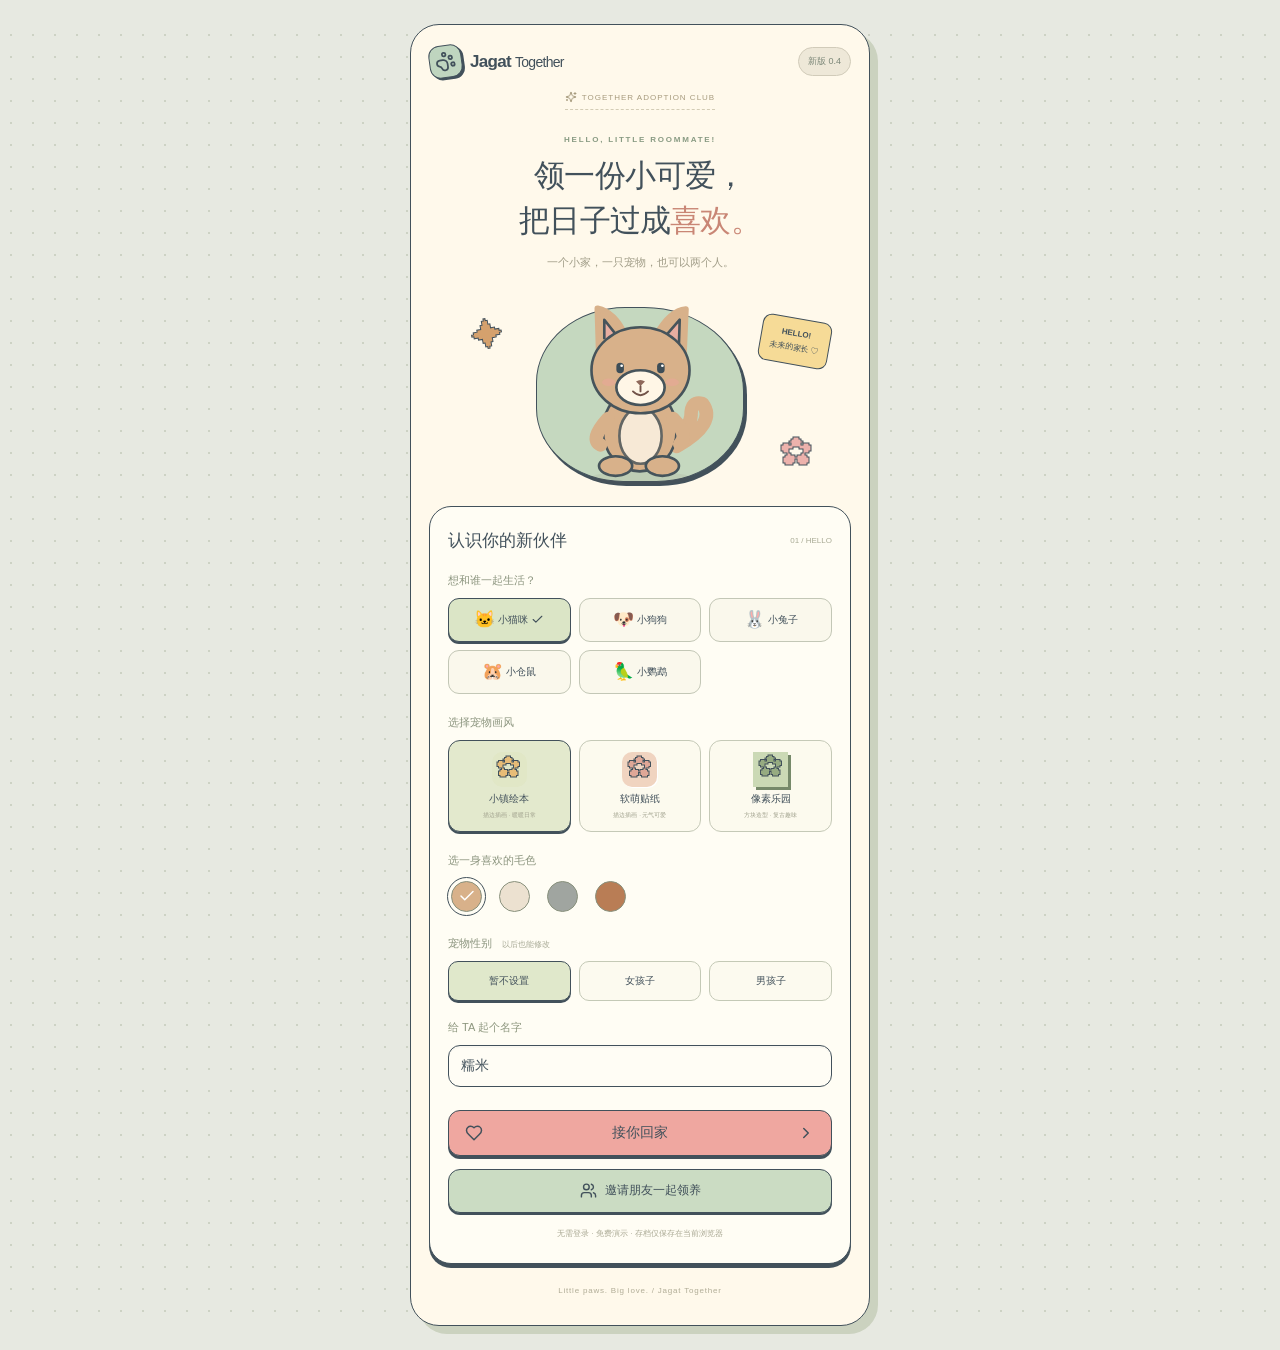
<file: index.html>
<!doctype html><html lang="zh-CN"><head><meta charset="UTF-8"/><meta name="viewport" content="width=device-width, initial-scale=1, viewport-fit=cover"/><meta name="theme-color" content="#f7f3e9"/><title>Jagat Together · 一起养只小家伙</title>  <script type="module" crossorigin src="./assets/index-BxYgaP-a.js"></script>
  <link rel="stylesheet" crossorigin href="./assets/index-DD1QZK0q.css">
</head><body><div id="root"></div></body></html>
</file>
<file: assets/index-DD1QZK0q.css>
:root{font-family:ui-rounded,Hiragino Maru Gothic ProN,-apple-system,BlinkMacSystemFont,Segoe UI,sans-serif;font-size:14px;color:#42515b;background:#e7e9e1;font-synthesis:none;--ink:#42515b;--paper:#fff9eb;--mint:#bfd5bf;--coral:#efa7a0;--yellow:#f3d78c;--muted:#8c958a}*{box-sizing:border-box}body{margin:0;background-image:radial-gradient(#cdd2c4 1px,transparent 1px);background-size:22px 22px}button,input,textarea{font:inherit}button,a,input,textarea{-webkit-tap-highlight-color:transparent}button{border:0;background:none;color:inherit;cursor:pointer;touch-action:manipulation}button:active{transform:translateY(2px);box-shadow:none!important}button:disabled{cursor:default;opacity:.45}button:focus-visible,a:focus-visible,input:focus-visible,textarea:focus-visible{outline:3px solid #a9bbc2;outline-offset:3px}button svg{flex-shrink:0}a{color:inherit}h1,h2,h3,p{margin:0}input,textarea{width:100%;min-width:0;border:1.7px solid var(--ink);border-radius:12px;padding:12px;background:#fffdf5;color:var(--ink);box-shadow:inset 0 2px #42515b08}textarea{resize:vertical}.shell{width:100%;max-width:460px;margin:auto;min-height:100dvh;background:var(--paper);padding:20px 18px 108px;position:relative;overflow:hidden}header{display:flex;justify-content:space-between;align-items:center;gap:7px;margin-bottom:22px}.brand{display:flex;align-items:center;gap:8px;font-size:17px;letter-spacing:-.7px;font-weight:800;padding:0;white-space:nowrap}.brand b{font-size:14px;font-weight:500}.brand i{font-style:normal;color:#d39377}.brand-paw{height:33px;width:33px;background:var(--mint);border:1.7px solid var(--ink);border-radius:11px;display:grid;place-items:center;transform:rotate(-8deg);box-shadow:2px 2px var(--ink)}.demo{font-size:9px;background:#eee8d8;border:1px solid #d1cbb9;padding:7px 9px;border-radius:18px;white-space:nowrap;color:#7d8879}.eyebrow{font-size:8px;letter-spacing:1.8px;font-weight:700;color:#899b83}h1{font-size:23px;font-weight:800;line-height:1.45;letter-spacing:-.8px}.heading{display:flex;justify-content:space-between;align-items:center;margin-bottom:15px}.heading h1{margin-top:5px}.heading-doodle{font-size:34px;color:#d5a268;line-height:1;transform:rotate(15deg);-webkit-text-stroke:1px var(--ink)}.invite-home-entry{display:flex;align-items:center;gap:10px;padding:11px 12px;width:100%;background:#f4c5b9;border:1.7px solid var(--ink);border-radius:17px;box-shadow:0 3px #42515b;margin-bottom:17px;text-align:left}.family-avatars{display:flex;padding-right:4px;flex-shrink:0}.family-avatars i{width:30px;height:30px;background:#fff4d7;border:1.5px solid var(--ink);border-radius:50%;font-size:11px;font-style:normal;display:grid;place-items:center;font-weight:600}.family-avatars i+i{margin-left:-8px;background:#cbdcc9;color:#687a70}.invite-home-entry b{font-size:12px;font-weight:700}.invite-home-entry p{font-size:8px;margin-top:4px;line-height:1.6;color:#937a6b}.invite-entry-arrow{width:25px;height:25px;border-radius:50%;display:grid;place-items:center;background:#fff4df;border:1px solid var(--ink);margin-left:auto;flex-shrink:0}.resources{display:flex;align-items:center;gap:12px;margin-bottom:14px;padding:9px 10px;border-radius:12px;background:#f2efdf;border:1px solid #d9d4c3;font-size:10px}.resources>span{display:flex;gap:4px;align-items:center;white-space:nowrap}.resources>span svg{color:#8fa47b}.resources>span:nth-child(2) svg{color:#bf9651}.resources b{font-size:13px;font-weight:700}.resources small{color:#9ba18d;font-size:8px}.resources button{font-size:9px;color:#a08659;display:flex;gap:4px;align-items:center;padding:0;margin-left:auto;min-height:24px}.room{height:334px;border-radius:21px;position:relative;overflow:hidden;background:#e8e3c8;border:2px solid var(--ink);box-shadow:0 4px var(--ink)}.room-illustration{position:absolute;top:0;right:0;bottom:0;left:0;width:100%;height:100%;display:block}.room-label{position:absolute;top:11px;left:12px;background:#fff9e9;border:1.3px solid var(--ink);font-size:9px;padding:5px 9px;border-radius:9px;z-index:2}.live-dot{display:inline-block;width:5px;height:5px;background:#91a982;border-radius:50%;margin-right:5px}.room-sticker{position:absolute;right:12px;top:10px;transform:rotate(8deg);font-size:6px;line-height:1.4;color:#9f7f60;background:#f6d792;border:1px solid var(--ink);border-radius:6px;padding:5px;text-align:center}.pet-speech{position:absolute;top:45px;left:52px;right:52px;padding:7px 6px;background:#fffdf0f5;border:1.2px solid var(--ink);border-radius:12px;font-size:9px;text-align:center;line-height:1.5;z-index:3;color:#738466}.pet-speech:after{content:"";position:absolute;bottom:-5px;left:49%;height:7px;width:7px;background:#fffdf0;border-right:1.2px solid var(--ink);border-bottom:1.2px solid var(--ink);transform:rotate(45deg)}.pet-companion{position:absolute;bottom:26px;left:50%;transform:translate(-50%);width:174px;z-index:4}.room-pet{display:block;width:100%;padding:0;position:relative}.room-pet:active{transform:scale(.98)}.head-growth{position:absolute;top:-21px;left:50%;transform:translate(-50%);display:flex;align-items:center;gap:4px;font-size:9px;color:#799269;background:#fff8dc;border:1.3px solid var(--ink);padding:4px 8px;border-radius:15px;white-space:nowrap;z-index:4}.head-growth b{font-size:12px}.head-growth span{font-size:8px;color:#a09b7c}.room-caption{position:absolute;bottom:7px;left:0;right:0;text-align:center;color:#aa8e68;font-size:8px;z-index:5}.sleep{position:absolute;right:12px;top:177px;width:31px;height:31px;border-radius:50%;display:grid;place-items:center;background:#fff8e8;border:1.3px solid var(--ink);padding:0;color:#8b9b7b;z-index:5}.pet{display:block;width:100%;overflow:visible;transform-origin:50% 85%;animation:breathe 4s ease-in-out infinite}.pet-shadow{opacity:.08}.art-sticker{filter:drop-shadow(2px 0 white) drop-shadow(-2px 0 white) drop-shadow(0 2px white) drop-shadow(0 -2px white)}.art-pixel{shape-rendering:crispEdges}.pet-touch{animation:none}.pet-touch .pet-body{animation:snuggle 1s ease-in-out infinite;transform-origin:120px 230px}.petting-hand{animation:petting .8s ease-in-out infinite;transform-origin:123px 44px}.floating-hearts{animation:hearts 1.6s ease-out infinite}.pet-play{animation:none}.pet-play .pet-body{animation:play-hop .8s ease-in-out infinite;transform-origin:120px 260px}.pet-play .pet-paws{animation:paws .8s ease-in-out infinite;transform-origin:120px 180px}.play-ball{animation:ball 1.2s ease-in-out infinite;transform-origin:188px 252px}.play-sparkles{animation:twinkle .7s ease-in-out infinite}.pet-eat{animation:none}.pet-eat .pet-body{animation:meal .65s ease-in-out infinite;transform-origin:120px 260px}.food-bites{animation:bites .8s ease-out infinite}.chewing-mouth{animation:chew .4s ease-in-out infinite;transform-origin:120px 155px}.pet-sleep{animation:none}.pet-sleep .pet-body{transform:translateY(10px) scaleY(.94);transform-origin:120px 260px}.pet-info{display:flex;flex-wrap:wrap;align-items:center;justify-content:space-between;padding:16px 2px 0}.pet-info h2{font-size:21px;font-weight:800}.pet-info h2 span{margin-left:8px;font-size:9px;border:1px solid #b7c6a9;background:#e8edcf;color:#82936a;padding:3px 8px;border-radius:15px;vertical-align:middle;font-weight:500}.pet-info .pet-mini-description{font-size:8px;color:#959f90;margin-top:5px}.profile-edit{font-size:9px;display:flex;align-items:center;gap:3px;padding:8px 9px;border:1px solid #d3d8c5;background:#eef0df;border-radius:11px;min-height:36px;color:#879673}.progress{width:100%;height:5px;border:1px solid #bdc4b2;background:#eee9d6;border-radius:6px;margin-top:11px;overflow:hidden}.progress i{display:block;height:100%;min-width:3px;border-radius:6px;background:#a7bc91;transition:width .5s}.growth-caption{width:100%;font-size:8px;color:#9ca18b;margin-top:5px;display:flex;justify-content:space-between}.care-actions{display:grid;grid-template-columns:repeat(3,minmax(0,1fr));gap:10px;margin-top:16px}.care-actions button{border:1.7px solid var(--ink);border-radius:17px;background:#fffdf4;box-shadow:0 3px var(--ink);display:flex;align-items:center;flex-direction:column;gap:6px;padding:10px 3px}.action-icon{height:37px;width:42px;display:grid;place-items:center;border-radius:13px;transform:rotate(-5deg);border:1.3px solid var(--ink)}.action-icon svg{height:20px;stroke-width:1.7px}.orange{background:#f6d98f;color:#99733e}.pink{background:#edb5ae;color:#9b6961}.green{background:#c5d9b7;color:#7b9369}.care-actions b{font-size:12px;font-weight:700}.care-actions small{font-size:8px;color:#9a9e8f}.share-entry{display:flex;align-items:center;gap:10px;text-align:left;width:100%;padding:13px 12px;border:1.5px dashed #b8beaa;border-radius:15px;background:#f2efde;margin-top:19px}.share-entry-icon{display:grid;place-items:center;flex-shrink:0;height:34px;width:34px;border:1.2px solid var(--ink);border-radius:11px;color:#8fa17a;background:#cfdbbf;transform:rotate(-6deg)}.share-entry b{font-size:11px}.share-entry p{font-size:8px;color:#a29e88;margin-top:4px}.share-entry>svg{margin-left:auto;color:#a3a68e}.home-small-links{display:flex;justify-content:space-between;gap:6px;margin-top:15px}.home-small-links button{font-size:9px;min-height:36px;display:flex;align-items:center;gap:5px;color:#8e9b7f;text-decoration:underline;text-underline-offset:4px}.daily-note{display:flex;align-items:center;justify-content:center;gap:9px;color:#a0a18a;font-size:9px;line-height:1.8;margin-top:16px}.daily-note small{font-size:7px}.daily-note>svg{color:#bba58e;flex-shrink:0}footer{text-align:center;font-size:8px;letter-spacing:.8px;color:#b0ac96;margin-top:22px}nav{position:fixed;bottom:0;left:50%;transform:translate(-50%);width:min(100%,460px);display:flex;justify-content:space-around;background:#fffaf0f7;border-top:1.7px solid var(--ink);padding:10px 15px max(12px,env(safe-area-inset-bottom));-webkit-backdrop-filter:blur(14px);backdrop-filter:blur(14px);z-index:10}nav button{min-width:74px;display:flex;flex-direction:column;align-items:center;gap:4px;font-size:9px;color:#a8ac9d;position:relative;padding:2px}nav button svg{height:21px;stroke-width:1.7px}nav button.active{color:#566f5c}nav button.active:before{content:"";position:absolute;top:-4px;width:48px;height:31px;z-index:-1;border-radius:12px;background:#dce5c9}nav i{display:none}.primary{display:flex;align-items:center;justify-content:center;gap:7px;background:var(--coral);color:var(--ink);border:1.7px solid var(--ink);border-radius:12px;padding:13px 16px;min-height:44px;box-shadow:0 3px var(--ink);font-size:12px;font-weight:700}.text-button{display:block;min-height:36px;text-decoration:underline;text-underline-offset:4px;margin:12px auto 0;font-size:10px;color:#9a9e88}.adoption{padding-bottom:30px}.adoption-release{text-align:center;margin-top:-4px}.adoption-release span{display:inline-flex;align-items:center;gap:5px;font-size:8px;color:#a79b7e;letter-spacing:1px;border-bottom:1px dashed #d3ccb5;padding-bottom:6px}.intro{text-align:center;margin-top:19px}.intro h1{font-size:31px;line-height:1.45;margin-top:9px}.intro h1>span{color:#c98675}.intro p{font-size:11px;color:#a19d88;margin-top:11px}.adopt-preview{height:230px;position:relative;display:grid;place-items:center}.adopt-preview .pet{position:relative;width:181px;z-index:2}.halo{position:absolute;bottom:18px;width:208px;height:175px;background:#c5d8bf;border:1.7px solid var(--ink);border-radius:43% 48% 42% 42%;box-shadow:3px 4px #42515b}.hello-sticker{position:absolute;right:21px;top:48px;transform:rotate(10deg);z-index:3;background:#f6db97;border:1.5px solid var(--ink);border-radius:9px;text-align:center;padding:8px 9px;font-size:8px;font-weight:700;line-height:1.8}.adopt-spark{position:absolute;left:43px;top:47px;color:#d5a16d;font-size:32px;-webkit-text-stroke:1px var(--ink);transform:rotate(-10deg)}.adopt-flower{position:absolute;right:38px;bottom:27px;color:#edb2ac;font-size:32px;-webkit-text-stroke:1px var(--ink);z-index:3}.adopt-card{padding:22px 18px;border:1.7px solid var(--ink);border-radius:22px;background:#fffdf4;box-shadow:0 4px var(--ink);margin-top:6px}.adopt-card h2{font-size:17px;display:flex;align-items:center;justify-content:space-between}.adopt-card h2 span{font-size:8px;color:#a9ab95;font-weight:500}.adopt-card label,.profile-modal label{font-size:11px;display:block;color:#8e977f;margin:19px 0 10px}fieldset{padding:0;border:0;margin:21px 0 0;min-width:0}legend{font-size:11px;color:#8c957f;padding:0;margin-bottom:10px}legend>span{font-size:8px;margin-left:7px;color:#a8aa96}.species-grid{display:grid;grid-template-columns:repeat(3,minmax(0,1fr));gap:8px}.species-grid button{min-height:44px;display:flex;align-items:center;justify-content:center;gap:3px;font-size:10px;border:1.3px solid #c3c7b6;background:#faf8ec;border-radius:11px;padding:8px 2px}.species-grid button>span{font-size:17px}.species-grid button.chosen{border-color:var(--ink);background:#dbe5c6;box-shadow:0 2px var(--ink)}.style-options{display:grid;grid-template-columns:repeat(3,minmax(0,1fr));gap:8px}.style-options button{display:flex;align-items:center;flex-direction:column;gap:5px;padding:11px 3px;border:1.3px solid #c5c9b7;border-radius:12px;background:#fcfaee;min-width:0}.style-options .chosen{border-color:var(--ink);background:#e3e9cd;box-shadow:0 2px var(--ink)}.style-options b{font-size:10px}.style-options small{font-size:6px;color:#a0a18d;white-space:nowrap}.style-swatch{font-size:24px;-webkit-text-stroke:1px var(--ink);color:#e7bc77;background:#e1e7c6;width:35px;height:35px;display:grid;place-items:center;border-radius:10px}.style-swatch.sticker{background:#f0d4c0;color:#dfa797;filter:drop-shadow(1px 1px white)}.style-swatch.pixel{border-radius:0;font-family:monospace;background:#cbd9b5;color:#96ab81;box-shadow:3px 3px #76896a}.colors{display:flex;gap:17px;padding:3px}.colors button{width:31px;height:31px;display:grid;place-items:center;border:1.2px solid #89917d;border-radius:50%;color:#fff}.colors button[aria-pressed=true]{outline:1px solid var(--ink);outline-offset:3px}.gender-options{display:flex;gap:8px}.gender-options button{flex:1;border:1.2px solid #c4c9b6;border-radius:10px;background:#fcfaef;min-height:40px;font-size:10px}.gender-options .chosen{border-color:var(--ink);background:#e0e8cb;box-shadow:0 2px var(--ink)}.adopt-button{width:100%;margin-top:23px;font-size:14px}.adopt-button svg:first-child{margin-right:auto}.adopt-button svg:last-child{margin-left:auto}.adopt-with-friend{display:flex;align-items:center;justify-content:center;gap:8px;width:100%;border:1.5px solid var(--ink);border-radius:12px;min-height:44px;margin-top:13px;background:#cbdcc3;font-size:12px;font-weight:500;box-shadow:0 2px var(--ink)}.fine{font-size:8px;text-align:center;color:#aaa994;margin-top:14px;line-height:1.8}.overlay{position:fixed;top:0;right:0;bottom:0;left:0;background:#33424a59;-webkit-backdrop-filter:blur(4px);backdrop-filter:blur(4px);display:flex;align-items:center;justify-content:center;padding:18px;z-index:40}.modal{position:relative;width:100%;max-width:385px;max-height:88dvh;overflow:auto;background:var(--paper);border:2px solid var(--ink);border-radius:25px;padding:26px;box-shadow:0 6px var(--ink)}.close{position:absolute;right:11px;top:11px;padding:5px;z-index:2}.close svg{height:20px}.modal h2{font-size:23px;font-weight:800;margin:9px 0 16px;line-height:1.4}.modal>p{font-size:11px;color:#909b87;line-height:1.9;margin:9px 0}.modal h3{font-size:13px;margin-top:20px}.modal ul{font-size:10px;color:#929c87;line-height:2;padding-left:16px}.modal>.primary{width:100%;margin-top:18px}.profile-modal{padding:23px}.profile-modal h2{margin-bottom:7px}.profile-modal>p{font-size:9px;margin:0}.profile-preview{height:120px;display:grid;place-items:center;background:#e4e9d1;border:1.3px solid #bcc8ad;border-radius:15px;margin-top:13px}.profile-preview .pet{width:auto;height:114px;animation:none}.profile-modal fieldset{margin-top:17px}.profile-buttons{position:sticky;bottom:-23px;background:var(--paper);padding:10px 0 4px;display:flex;gap:10px;margin-top:19px}.profile-buttons>button:first-child{flex:1;font-size:12px;min-height:44px}.profile-buttons>.primary{flex:2}.save-warning{padding:12px;margin-top:17px;border:1px solid #c7967c;border-radius:11px;background:#f5d5c1;font-size:10px}.toast{position:fixed;left:50%;transform:translate(-50%);bottom:95px;border:1px solid #fff8e677;background:#42515bf0;color:#fff8e9;padding:12px 16px;border-radius:13px;font-size:11px;max-width:calc(100% - 30px);width:max-content;z-index:60;line-height:1.7;box-shadow:0 5px 20px #31454822;animation:appear .2s ease-out}.shop-title{display:flex;justify-content:space-between;align-items:center;gap:5px;margin:22px 0 16px}.shop-title h2{font-size:17px}.shop-title>span{font-size:8px;color:#a1a18c}.tabs{display:flex;gap:8px;margin-bottom:16px}.tabs button{border:1.3px solid #c4ccb5;background:#e9edd8;color:#99a083;border-radius:13px;padding:8px 20px;font-size:11px;min-height:37px}.tabs .active{border-color:var(--ink);background:#b9d1b3;color:#536f5c;box-shadow:0 2px var(--ink)}.showcase{height:290px;border:1.7px solid var(--ink);border-radius:22px;position:relative;overflow:hidden;box-shadow:0 3px var(--ink)}.showcase-label{position:absolute;left:16px;top:15px;font-size:10px;color:#8e957e;letter-spacing:1px}.showcase-label span{margin-left:5px}.display-pet{position:absolute;left:50%;transform:translate(-50%);bottom:27px;width:184px;z-index:2}.preview-tag{position:absolute;bottom:11px;left:50%;transform:translate(-50%);padding:5px 11px;border:1px solid #d8dbc1;border-radius:12px;background:#fffaefbb;font-size:9px;color:#8e977d;white-space:nowrap;z-index:3}.preview-rug{position:absolute;bottom:38px;left:50%;transform:translate(-50%);height:62px;width:240px;border-radius:50%;border:1.3px solid var(--ink)}.preview-decor{position:absolute;bottom:72px;left:18px;font-size:50px}.preview-bed{position:absolute;bottom:72px;right:12px;width:76px;height:34px;border-radius:50%;border:1.7px solid var(--ink);box-shadow:inset 0 0 0 7px #fff6}.items{display:grid;grid-template-columns:repeat(3,minmax(0,1fr));gap:10px}.item{min-width:0;padding:0;text-align:left}.item-visual{position:relative;height:102px;border:1.5px solid #b7bfaa;border-radius:15px;display:grid;place-items:center}.item-visual>span{font-size:38px}.item.selected .item-visual{border:2px solid var(--ink);box-shadow:0 3px var(--ink)}.item-visual em{position:absolute;bottom:6px;right:5px;display:flex;align-items:center;gap:2px;font-size:7px;font-style:normal;color:#849473;background:#fff9;padding:3px 5px;border-radius:7px}.item>b{display:block;font-size:11px;margin:9px 0 4px 3px}.item>small{display:flex;gap:3px;align-items:center;font-size:8px;color:#a59a79;margin-left:3px}.selection{display:flex;align-items:center;justify-content:space-between;gap:7px;padding:13px;background:#e5e9cf;border:1px solid #c1c9ae;border-radius:15px;margin-top:22px}.selection b{font-size:12px}.selection small{display:block;font-size:8px;color:#95a07f;margin-top:5px}.selection .primary{font-size:11px;padding:11px}.shop-hint{font-size:10px;color:#a0a28b;text-align:center;margin-top:24px}.wardrobe .shop-title{margin:7px 0 16px}.wardrobe-layout{display:grid;grid-template-columns:minmax(0,1fr) minmax(135px,.9fr);gap:12px}.wardrobe-mirror{min-height:412px;position:relative;min-width:0;background:#edc9af;border:1.8px solid var(--ink);border-radius:60px 60px 17px 17px;overflow:hidden;box-shadow:0 4px var(--ink)}.mirror-caption{position:absolute;top:36px;width:100%;text-align:center;font-size:7px;color:#ad8e76;letter-spacing:.5px;z-index:2}.mirror-arch{position:absolute;top:65px;right:12px;bottom:77px;left:12px;background:#fbf4df;border:1.5px solid var(--ink);border-radius:80px 80px 8px 8px;box-shadow:inset 0 0 0 5px #edd9b6}.mirror-pet{position:absolute;bottom:101px;width:100%;left:0;padding:0 4px;z-index:2}.mirror-plinth{position:absolute;bottom:93px;left:9%;right:9%;height:24px;border-radius:50%;background:#c1d2ad;border:1.4px solid var(--ink);box-shadow:0 6px #afbe99}.mirror-name{position:absolute;bottom:60px;left:0;width:100%;text-align:center;font-size:14px;letter-spacing:2px;padding:0 9px;text-overflow:ellipsis;white-space:nowrap;overflow:hidden;color:#8e8068}.fitting-status{position:absolute;bottom:25px;width:100%;text-align:center;font-size:8px;color:#9f8a70}.fitting-status.unsaved{color:#ab725a}.wardrobe-products{min-width:0}.wardrobe-products .tabs{display:grid;grid-template-columns:1fr 1fr;gap:6px;margin:0 0 10px}.wardrobe-products .tabs button{padding:9px 0;min-height:39px}.wardrobe-list{display:flex;flex-direction:column;gap:8px}.wardrobe-product{position:relative;display:flex;align-items:center;gap:6px;width:100%;min-height:92px;border:1.3px solid #b6c1aa;border-radius:13px;padding:10px 7px;text-align:left;background:#fffdf2}.wardrobe-product.selected{background:#dfebcf;border:1.8px solid var(--ink);box-shadow:0 2px var(--ink)}.garment-art{flex:0 0 38px;width:38px}.garment-art svg{display:block;width:100%;overflow:visible;filter:drop-shadow(0 1px #7d877422)}.wardrobe-product b{font-size:10px;display:block}.wardrobe-product small{display:flex;align-items:center;gap:2px;font-size:8px;color:#a59e83;white-space:nowrap;margin-top:6px}.product-check{position:absolute;top:5px;right:5px;color:#719367}.wardrobe-none{display:flex;align-items:center;justify-content:center;gap:5px;min-height:43px;border:1px dashed #bfc6ac;background:#eff1dd;border-radius:12px;font-size:10px;color:#919b7b}.wardrobe-none.selected{background:#dce6c5;border-color:var(--ink)}.wardrobe-confirm{display:flex;align-items:center;justify-content:space-between;gap:9px;padding:14px 11px;border-radius:15px;border:1.3px solid #bdc9ac;background:#e4ebd3;margin-top:21px}.wardrobe-confirm b{font-size:12px;display:block}.wardrobe-confirm p{font-size:8px;color:#97a17f;line-height:1.7;margin-top:6px}.wardrobe-confirm .primary{padding:12px 10px;font-size:11px;white-space:nowrap}.wardrobe-note{display:flex;align-items:center;justify-content:space-between;gap:5px;margin-top:12px}.wardrobe-note p{font-size:8px;color:#a8ab92;line-height:1.7}.wardrobe-note button{font-size:9px;display:flex;align-items:center;gap:3px;min-height:35px;white-space:nowrap;color:#94a17e;padding:3px}.share-look{display:flex;align-items:center;justify-content:center;gap:7px;border:1.3px dashed #aebca0;border-radius:13px;padding:12px;width:100%;font-size:11px;color:#8b9a75;background:#eef2de;margin-top:15px;min-height:43px}.share-modal{padding:24px}.share-modal h2{margin-bottom:7px}.share-modal>p{font-size:10px}.share-source{position:absolute;visibility:hidden;pointer-events:none;width:240px;height:290px;overflow:hidden}.share-image{margin:15px auto;max-width:235px;min-height:150px;overflow:hidden;border:1px solid #e0dcc8;border-radius:14px;box-shadow:0 4px 14px #48563812}.share-image img{display:block;width:100%;height:auto}.share-image>p{padding:35px 15px;text-align:center;font-size:10px;color:#949d85}.share-actions,.invite-share-actions{display:grid;grid-template-columns:repeat(3,minmax(0,1fr));gap:7px}.share-actions button,.invite-share-actions button{display:flex;align-items:center;justify-content:center;flex-direction:column;gap:6px;border:1.2px solid #aebaa1;background:#e9efdb;border-radius:11px;min-height:58px;font-size:10px;padding:7px 1px;color:#839675}.share-actions .primary,.invite-share-actions .primary{width:auto;margin:0;border:1.5px solid var(--ink);background:#efb2a5;color:var(--ink);box-shadow:0 2px var(--ink)}.share-link-label{display:block;font-size:8px;color:#9ba38a;margin:14px 0 7px;line-height:1.8}.share-modal input{font-size:9px;padding:10px}.share-modal .share-boundary{font-size:8px;color:#aaa995;line-height:1.8;margin-top:12px}.share-overlay{z-index:43}.invite-overlay{z-index:42}.invite-modal{padding:25px}.invite-modal h2{font-size:23px;margin-bottom:7px}.invite-modal>p{font-size:10px;margin-bottom:14px}.invite-ticket{height:255px;position:relative;overflow:hidden;border:1.7px solid var(--ink);background:#e4ebd3;border-radius:18px;text-align:center;margin:18px 0}.ticket-stamp{position:absolute;left:11px;top:12px;font-size:7px;line-height:1.8;color:#90a080;transform:rotate(-7deg)}.ticket-pet{height:198px;display:flex;align-items:center;justify-content:center;padding-top:7px}.ticket-pet .pet{width:155px}.invite-ticket>b{font-size:12px}.ticket-dots{display:block;color:#d3a376;font-size:13px;margin-top:7px}.invite-form label{display:block;font-size:10px;color:#8b977e;margin:14px 0 8px}.invite-form input{font-size:12px}.generate-invite{width:100%;margin-top:22px}.generated-invite{margin:18px auto;max-width:245px;min-height:150px;border-radius:12px;overflow:hidden;box-shadow:0 3px 13px #67784d18}.generated-invite img{display:block;width:100%;height:auto}.invite-generating{text-align:center;padding:45px 12px;font-size:10px;line-height:1.8;color:#95a184}.invite-modal textarea{font-size:8px;line-height:1.8;color:#87947b;padding:9px;border-color:#c6cfb4}.invite-tools{display:flex;justify-content:space-between;align-items:center;gap:8px;font-size:9px;color:#8f9e79;margin-top:8px}.invite-tools a{display:flex;align-items:center;gap:4px;text-decoration:none;min-height:36px}.invite-tools button{font-size:9px;text-decoration:underline;min-height:36px}.invite-demo-note{display:flex;gap:7px;align-items:flex-start;font-size:8px!important;color:#a4a88f!important;line-height:1.9!important;margin-top:16px!important}.invite-demo-note svg{flex-shrink:0;margin-top:2px}.invite-landing{padding-bottom:35px}.invite-landing header .brand{font-size:15px;gap:3px}.invite-landing header .brand b{font-size:12px}.back-home{display:flex;align-items:center;gap:4px;font-size:10px;color:#8e9c81;padding:0;min-height:32px}.invitation-kicker{text-align:center;font-size:8px;letter-spacing:1.4px;color:#b09070;margin-top:20px}.invite-landing h1{text-align:center;font-size:29px;margin-top:17px;line-height:1.5}.invitation-from{text-align:center;font-size:12px;color:#9ca28b;margin-top:13px}.landing-pet{height:268px;position:relative;display:flex;align-items:center;justify-content:center;margin-top:25px;background:#d8e5c9;border:1.8px solid var(--ink);border-radius:100px 100px 22px 22px;box-shadow:0 4px var(--ink)}.landing-pet .pet{width:188px;margin-bottom:25px}.pet-name-tag{position:absolute;bottom:16px;font-size:11px;border:1px solid var(--ink);background:#fff6db;border-radius:9px;padding:7px 12px}.landing-spark{position:absolute;left:35px;top:43px;font-size:32px;color:#dca56f;-webkit-text-stroke:1px var(--ink)}.landing-flower{position:absolute;right:24px;bottom:66px;font-size:35px;color:#e5aaa2;-webkit-text-stroke:1px var(--ink)}.invitation-family{display:flex;align-items:center;justify-content:center;gap:20px;margin-top:26px;color:#d69a88}.invitation-family>span{display:grid;place-items:center;height:45px;width:45px;font-weight:700;font-size:16px;border:1.7px solid var(--ink);border-radius:50%;background:#efd5ab;color:#9b8062}.invitation-family>span:last-child{background:#d6dfc0;color:#8da170}.invite-promises{text-align:center;margin-top:18px}.invite-promises h2{font-size:19px}.invite-promises p{font-size:11px;color:#a0a58e;line-height:1.9;margin-top:10px}.accept-invite{width:100%;margin-top:25px}.invite-accepted,.invite-expired{margin-top:23px;padding:17px;border:1.5px solid #afc09f;border-radius:15px;background:#e1ebd2;text-align:center}.invite-accepted>b{display:flex;align-items:center;justify-content:center;gap:6px;color:#849d71;font-size:14px}.invite-accepted p,.invite-expired p{font-size:10px;color:#9aa587;margin-top:9px}.invite-accepted .primary,.invite-expired .primary{width:100%;margin-top:16px}.invalid-invite{text-align:center;margin-top:70px}.invalid-invite>span{font-size:66px;color:#b8c9aa}.invalid-invite h1{font-size:24px}.invalid-invite p{font-size:12px;color:#9da58b;line-height:1.9;margin:15px 0 25px}.invalid-invite .primary{width:100%}.style-pixel .room,.style-pixel .showcase,.style-pixel .wardrobe-mirror{border-radius:13px}.style-pixel .mirror-arch{border-radius:10px}.style-pixel .head-growth,.style-pixel .pet-speech{border-radius:5px}.style-sticker .room{border-width:3px;border-color:#fff9ed;outline:1.7px solid var(--ink)}@keyframes breathe{50%{transform:scale(1.018,1.012)}}@keyframes snuggle{50%{transform:rotate(-5deg) translateY(3px)}}@keyframes petting{50%{transform:translate(-8px,9px) rotate(-8deg)}}@keyframes hearts{0%{opacity:0;transform:translateY(8px)}40%{opacity:1}to{opacity:0;transform:translateY(-14px)}}@keyframes play-hop{25%{transform:translate(-5px,-10px) rotate(-4deg)}75%{transform:translate(4px,-4px) rotate(4deg)}}@keyframes paws{50%{transform:rotate(-8deg)}}@keyframes ball{25%{transform:translate(-35px,-33px) rotate(-80deg)}75%{transform:translate(4px,-8px) rotate(45deg)}}@keyframes twinkle{50%{opacity:.35}}@keyframes meal{50%{transform:translateY(6px) rotate(-3deg)}}@keyframes bites{0%{opacity:1;transform:translateY(0)}to{opacity:0;transform:translateY(-47px)}}@keyframes chew{50%{transform:scaleY(.45)}}@keyframes appear{0%{opacity:0;bottom:87px}}@media(min-width:600px){.shell{margin:24px auto;border:1.7px solid var(--ink);border-radius:29px;min-height:calc(100dvh - 48px);box-shadow:8px 8px #cbd2bf}nav{border-radius:20px 20px 0 0}}@media(max-width:350px){.shell{padding-inline:13px}.brand{font-size:15px;gap:6px}.brand b{font-size:12px}.brand-paw{height:29px;width:29px}.demo{font-size:8px;padding:6px 8px}.heading h1{font-size:20px}.heading-doodle{font-size:27px}.invite-home-entry{padding:10px;gap:8px}.invite-home-entry b{font-size:11px}.invite-home-entry p{font-size:7px}.family-avatars i{height:26px;width:26px}.resources{gap:8px;padding:8px}.resources>span{gap:3px;font-size:9px}.resources small{display:none}.resources b{font-size:12px}.room{height:321px}.pet-companion{width:164px;bottom:24px}.pet-speech{left:35px;right:35px;font-size:8px;top:43px}.room-sticker{font-size:5px}.wardrobe-layout{gap:9px;grid-template-columns:minmax(0,1fr) 135px}.mirror-arch{inset-inline:9px}.mirror-caption{font-size:6px}.wardrobe-confirm{padding:12px 8px;gap:6px}.wardrobe-confirm b{font-size:11px}.wardrobe-confirm p{font-size:7px}.wardrobe-confirm .primary{padding:11px 8px;font-size:10px;gap:4px}.shop-title>span{font-size:7px}.tabs button{padding:8px 16px}.intro h1{font-size:28px}.hello-sticker{right:5px;top:40px}.adopt-spark{left:21px}.adopt-flower{right:16px}.adopt-card{padding:20px 13px}.species-grid button{font-size:9px}.style-options small{font-size:6px}.modal{padding:21px}.profile-buttons{bottom:-21px}.invite-modal h2{font-size:21px}.invite-landing h1{font-size:25px}.invite-landing header .brand{font-size:13px}.invite-landing header .brand b{font-size:10px}.invite-landing header .demo{font-size:7px}.home-small-links button{font-size:8px}.item-visual{height:91px}}@media(prefers-reduced-motion:reduce){*,*:before,*:after{animation:none!important;transition:none!important;scroll-behavior:auto!important}.pet-body,.petting-hand,.play-ball,.food-bites{transform:none!important}}.town-shell header{margin-bottom:16px}.town-shell .heading{margin-bottom:12px}.invite-home-entry{padding-block:10px;margin-bottom:15px}.town-shell .resources{padding-block:8px;margin-bottom:12px}.town-room{height:320px}.town-room .pet-companion{width:164px}.town-room .pet-speech{top:43px}.town-shell .pet-info{padding-top:13px}.town-shell .progress{margin-top:8px}.town-shell .care-actions button{padding-block:8px;gap:5px}.town-shell .action-icon{height:34px}.invite-demo-note{font-size:9px!important}@media(max-width:600px){input,textarea,.invite-form input,.share-modal input,.invite-modal textarea{font-size:16px}}
</file>
